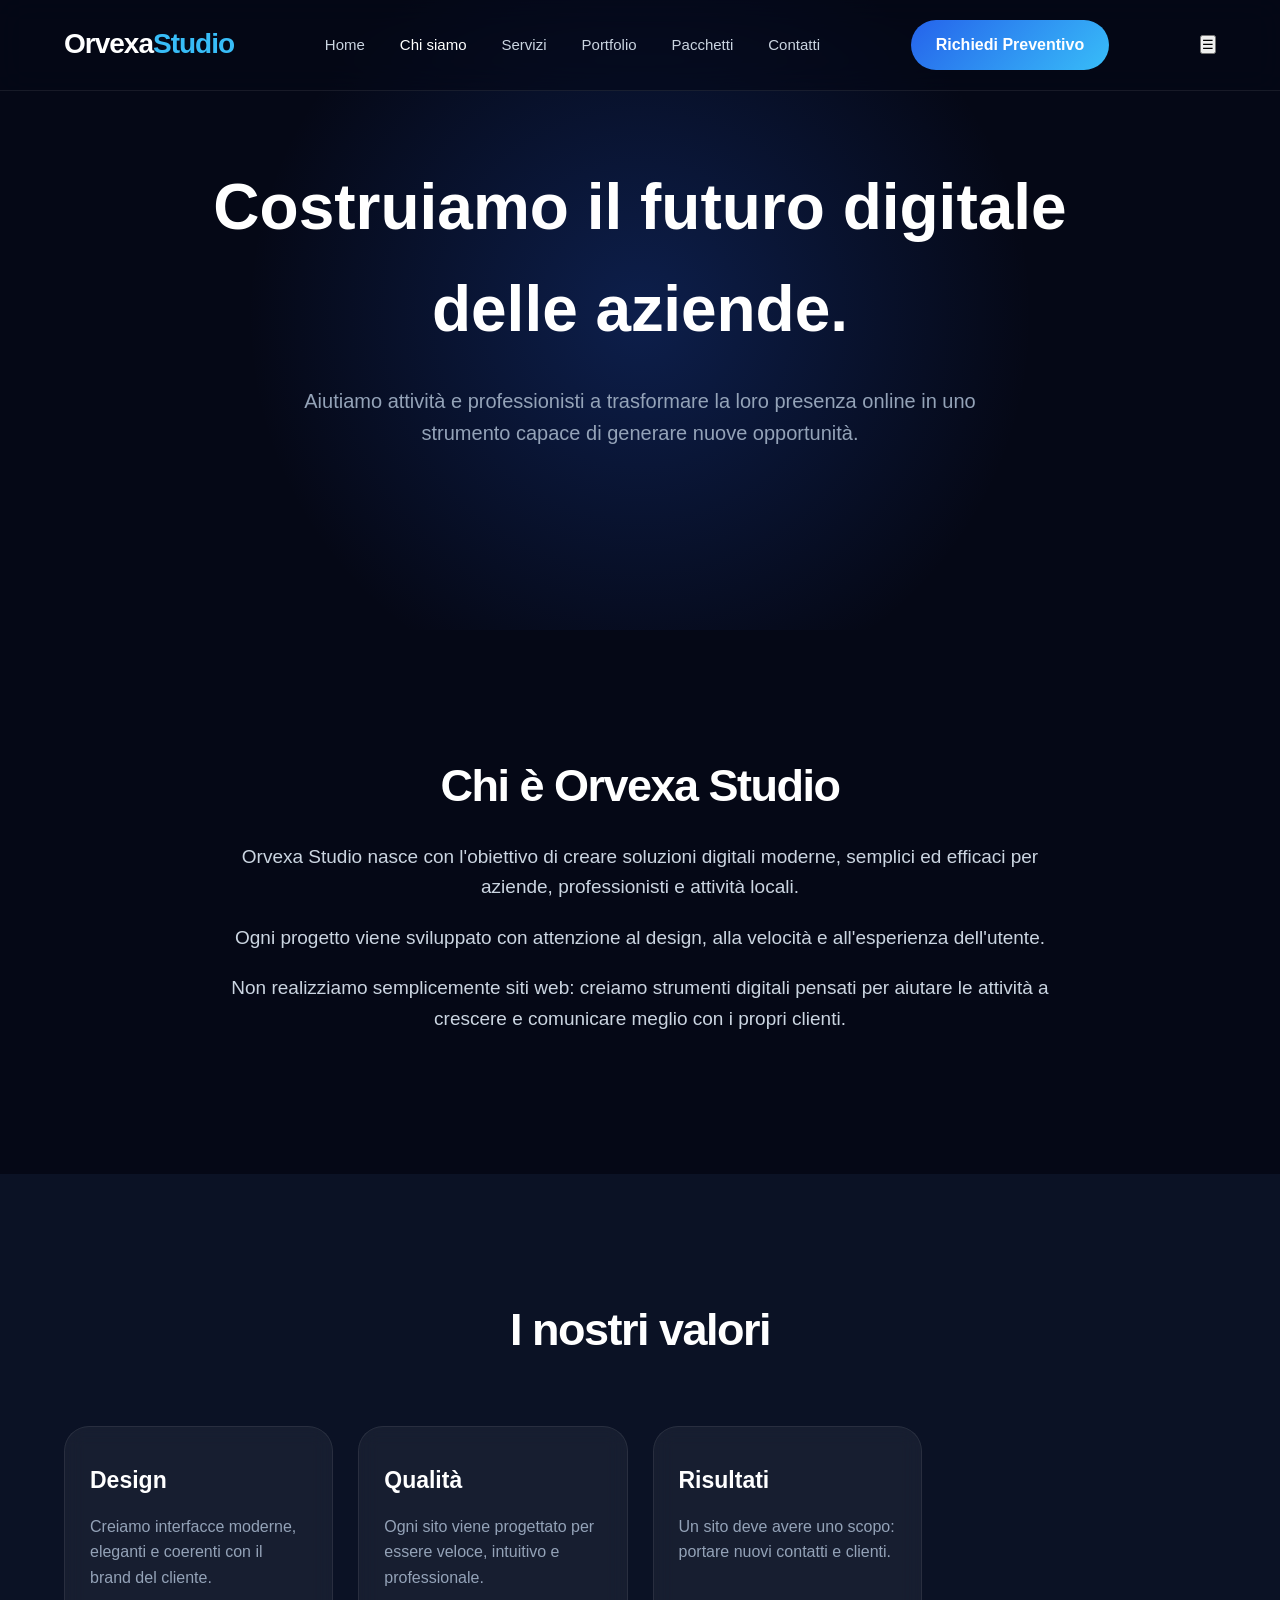
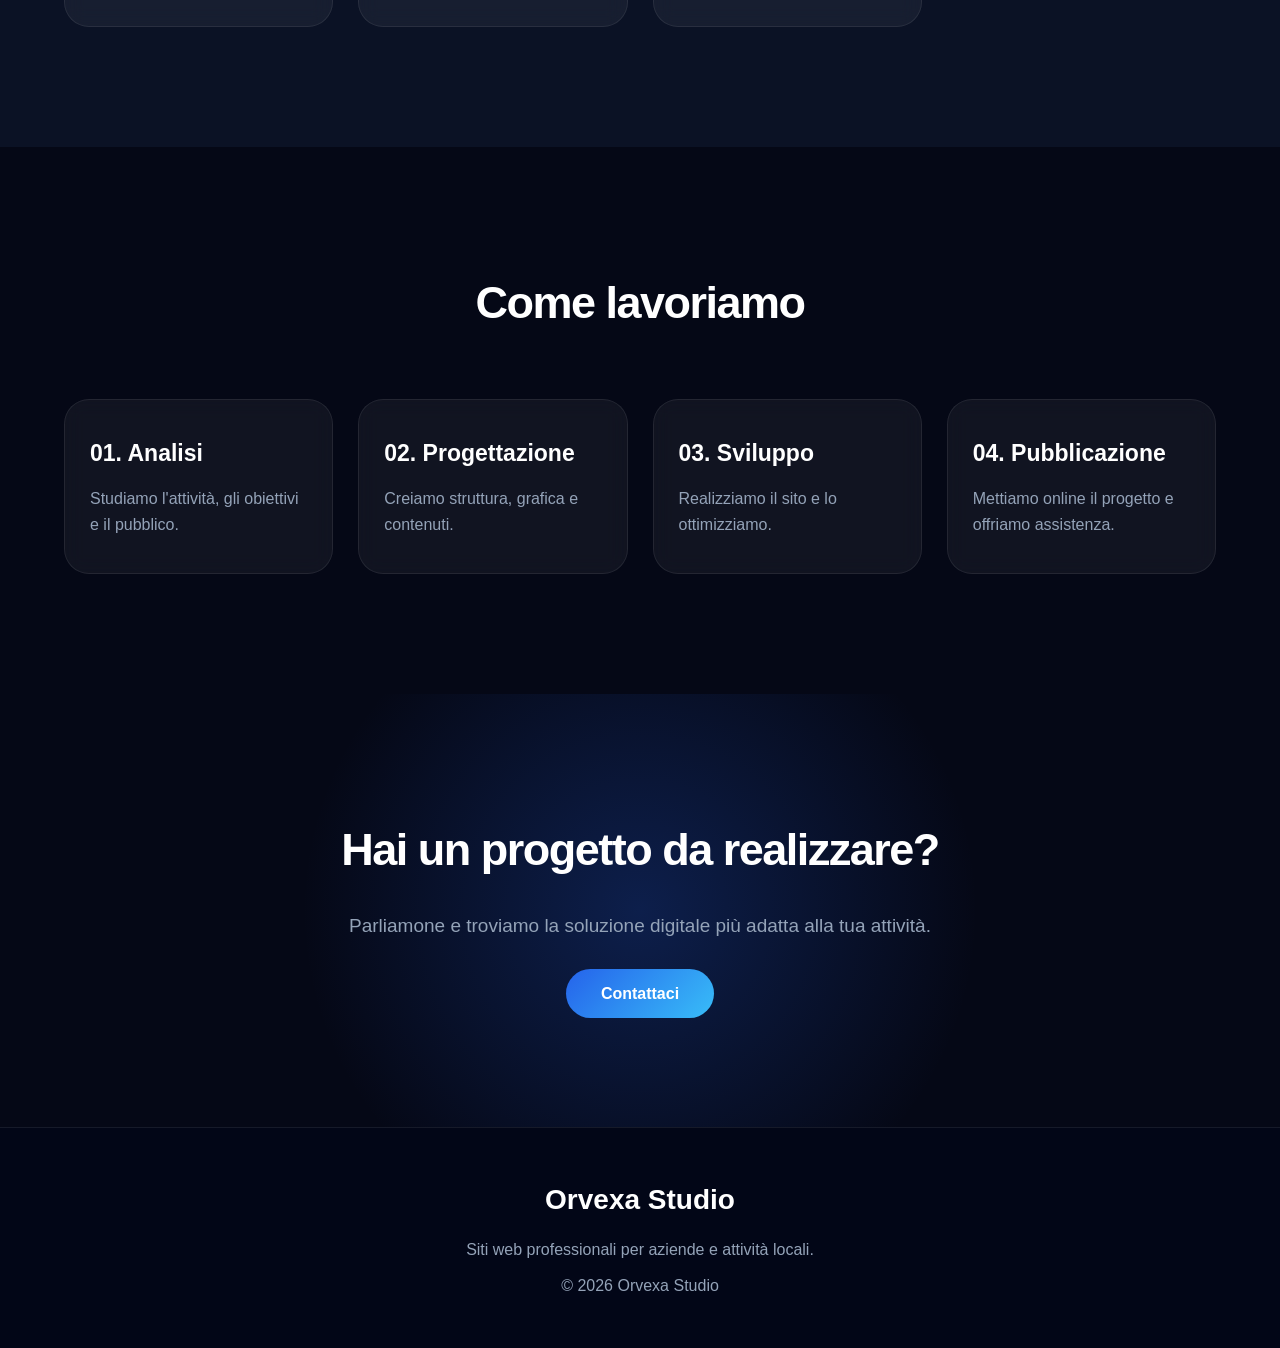
<file: chi-siamo.html>
<!DOCTYPE html>
<html lang="it">

<head>

<meta charset="UTF-8">
<meta name="viewport" content="width=device-width, initial-scale=1.0">

<title>Chi siamo | Orvexa Studio</title>

<meta name="description" content="Scopri Orvexa Studio, lo studio digitale che realizza siti web professionali per aziende e attività locali.">

<link rel="stylesheet" href="css/style.css">

</head>


<body>


<!-- NAVBAR -->

<header>

<div class="container">


<a href="index.html" class="logo">

Orvexa<span>Studio</span>

</a>


<nav>

<ul>

<li>
<a href="index.html">
Home
</a>
</li>


<li>
<a href="chi-siamo.html" class="active">
Chi siamo
</a>
</li>


<li>
<a href="servizi.html">
Servizi
</a>
</li>


<li>
<a href="portfolio.html">
Portfolio
</a>
</li>


<li>
<a href="pacchetti.html">
Pacchetti
</a>
</li>


<li>
<a href="contatti.html">
Contatti
</a>
</li>


</ul>

</nav>


<a href="contatti.html" class="btn-nav">

Richiedi Preventivo

</a>


</div>

</header>





<!-- HERO PAGINA -->


<section class="page-hero">


<div class="container">


<h1>

Costruiamo il futuro digitale delle aziende.

</h1>


<p>

Aiutiamo attività e professionisti a trasformare
la loro presenza online in uno strumento capace
di generare nuove opportunità.

</p>


</div>


</section>







<!-- CHI SIAMO -->


<section>


<div class="container">


<div class="about-box">


<h2>

Chi è Orvexa Studio

</h2>


<p>

Orvexa Studio nasce con l'obiettivo di creare
soluzioni digitali moderne, semplici ed efficaci
per aziende, professionisti e attività locali.

</p>


<p>

Ogni progetto viene sviluppato con attenzione
al design, alla velocità e all'esperienza
dell'utente.

</p>


<p>

Non realizziamo semplicemente siti web:
creiamo strumenti digitali pensati per aiutare
le attività a crescere e comunicare meglio
con i propri clienti.

</p>


</div>


</div>


</section>









<!-- VALORI -->


<section class="values">


<div class="container">


<h2>

I nostri valori

</h2>



<div class="cards">



<div class="card">


<h3>

Design

</h3>


<p>

Creiamo interfacce moderne,
eleganti e coerenti con il brand
del cliente.

</p>


</div>





<div class="card">


<h3>

Qualità

</h3>


<p>

Ogni sito viene progettato
per essere veloce, intuitivo
e professionale.

</p>


</div>






<div class="card">


<h3>

Risultati

</h3>


<p>

Un sito deve avere uno scopo:
portare nuovi contatti e clienti.

</p>


</div>



</div>


</div>


</section>








<!-- PROCESSO -->


<section>


<div class="container">


<h2>

Come lavoriamo

</h2>



<div class="cards">



<div class="card">

<h3>

01. Analisi

</h3>

<p>

Studiamo l'attività,
gli obiettivi e il pubblico.

</p>

</div>



<div class="card">

<h3>

02. Progettazione

</h3>

<p>

Creiamo struttura,
grafica e contenuti.

</p>

</div>



<div class="card">

<h3>

03. Sviluppo

</h3>

<p>

Realizziamo il sito
e lo ottimizziamo.

</p>

</div>



<div class="card">

<h3>

04. Pubblicazione

</h3>

<p>

Mettiamo online il progetto
e offriamo assistenza.

</p>

</div>



</div>


</div>


</section>








<!-- CTA -->


<section class="cta">


<div class="container">


<h2>

Hai un progetto da realizzare?

</h2>


<p>

Parliamone e troviamo la soluzione
digitale più adatta alla tua attività.

</p>


<a href="contatti.html" class="btn-primary">

Contattaci

</a>


</div>


</section>







<footer>


<div class="container">


<h3>

Orvexa Studio

</h3>


<p>

Siti web professionali per aziende
e attività locali.

</p>


<p>

© 2026 Orvexa Studio

</p>


</div>


</footer>



<script src="js/script.js"></script>


</body>

</html>
</file>
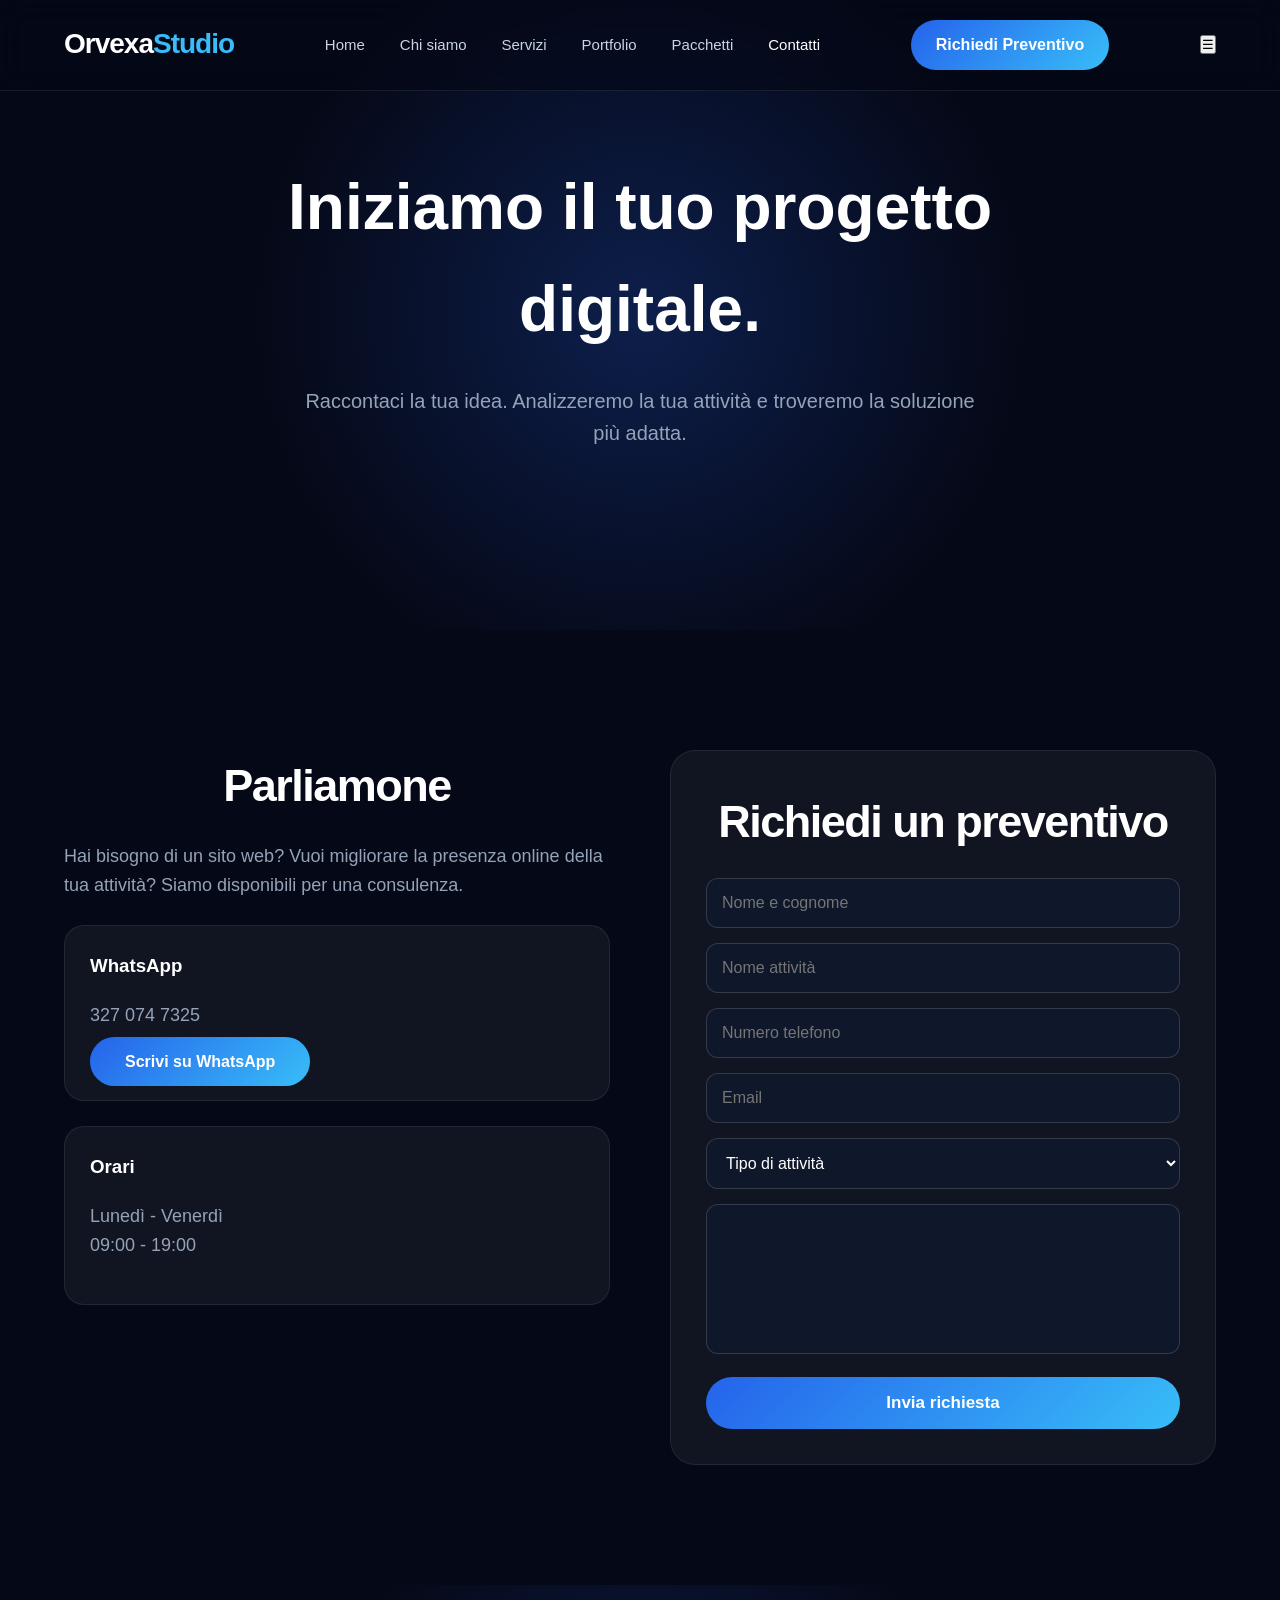
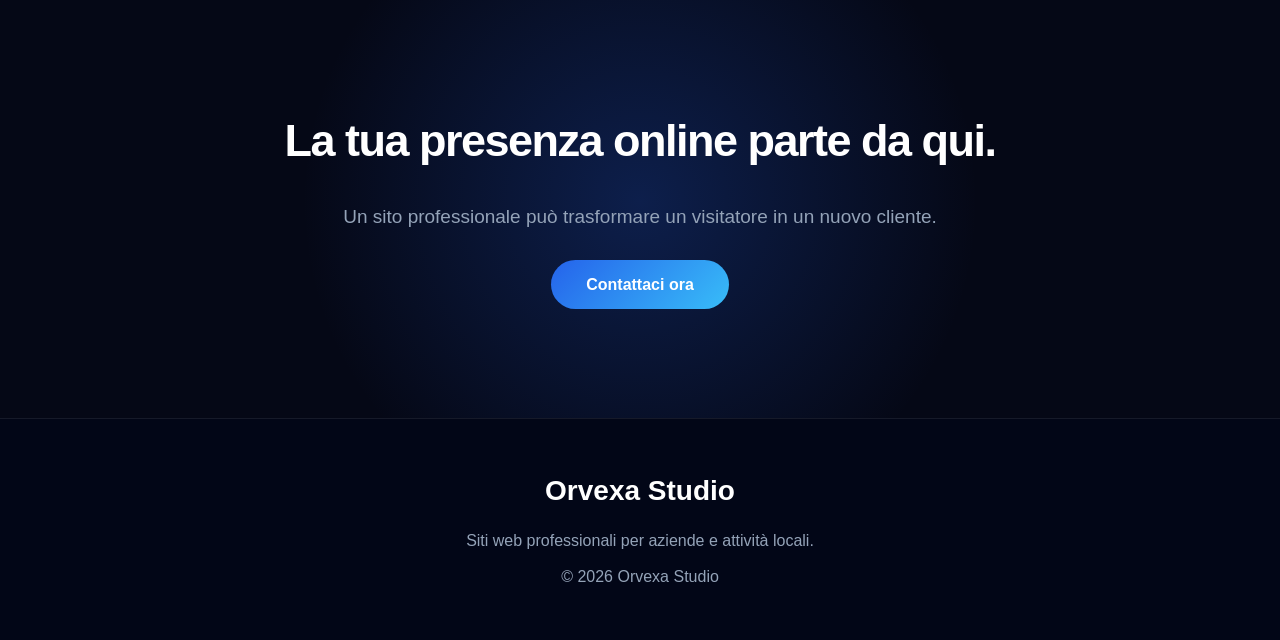
<file: contatti.html>
<!DOCTYPE html>
<html lang="it">

<head>

<meta charset="UTF-8">
<meta name="viewport" content="width=device-width, initial-scale=1.0">

<title>Contatti | Orvexa Studio</title>

<meta name="description" content="Contatta Orvexa Studio per creare il tuo sito web professionale.">

<link rel="stylesheet" href="css/style.css">

</head>


<body>


<header>

<div class="container">


<a href="index.html" class="logo">

Orvexa<span>Studio</span>

</a>



<nav>

<ul>

<li><a href="index.html">Home</a></li>

<li><a href="chi-siamo.html">Chi siamo</a></li>

<li><a href="servizi.html">Servizi</a></li>

<li><a href="portfolio.html">Portfolio</a></li>

<li><a href="pacchetti.html">Pacchetti</a></li>

<li><a href="contatti.html" class="active">Contatti</a></li>

</ul>

</nav>


<a href="contatti.html" class="btn-nav">

Richiedi Preventivo

</a>


</div>

</header>








<section class="page-hero">


<div class="container">


<h1>

Iniziamo il tuo progetto digitale.

</h1>


<p>

Raccontaci la tua idea.
Analizzeremo la tua attività e troveremo
la soluzione più adatta.

</p>


</div>


</section>








<section>


<div class="container contact-grid">



<div class="contact-info">


<h2>

Parliamone

</h2>


<p>

Hai bisogno di un sito web?
Vuoi migliorare la presenza online
della tua attività?

Siamo disponibili per una consulenza.

</p>



<div class="contact-box">


<h3>

WhatsApp

</h3>


<p>

327 074 7325

</p>


<a 

href="https://wa.me/393270747325?text=Salve%20Orvexa%20Studio,%20vorrei%20ricevere%20informazioni%20su%20un%20sito%20web"

class="btn-primary"

target="_blank">

Scrivi su WhatsApp

</a>


</div>





<div class="contact-box">


<h3>

Orari

</h3>


<p>

Lunedì - Venerdì

<br>

09:00 - 19:00

</p>


</div>



</div>









<div class="contact-form">


<h2>

Richiedi un preventivo

</h2>



<form>



<input 
type="text"
placeholder="Nome e cognome"
required>



<input 
type="text"
placeholder="Nome attività">



<input 
type="tel"
placeholder="Numero telefono"
required>



<input 
type="email"
placeholder="Email">



<select>


<option>

Tipo di attività

</option>


<option>

Ristorante

</option>


<option>

Hotel / B&B

</option>


<option>

Negozio

</option>


<option>

Professionista

</option>


<option>

Altro

</option>


</select>



<textarea

placeholder="Descrivi il tuo progetto">

</textarea>



<button type="submit">

Invia richiesta

</button>



</form>


</div>



</div>


</section>







<section class="cta">


<div class="container">


<h2>

La tua presenza online parte da qui.

</h2>


<p>

Un sito professionale può trasformare
un visitatore in un nuovo cliente.

</p>


<a 

href="https://wa.me/393270747325"

class="btn-primary"

target="_blank">

Contattaci ora

</a>


</div>


</section>








<footer>


<div class="container">


<h3>

Orvexa Studio

</h3>


<p>

Siti web professionali per aziende
e attività locali.

</p>


<p>

© 2026 Orvexa Studio

</p>


</div>


</footer>




<script src="js/script.js"></script>


</body>

</html>
</file>
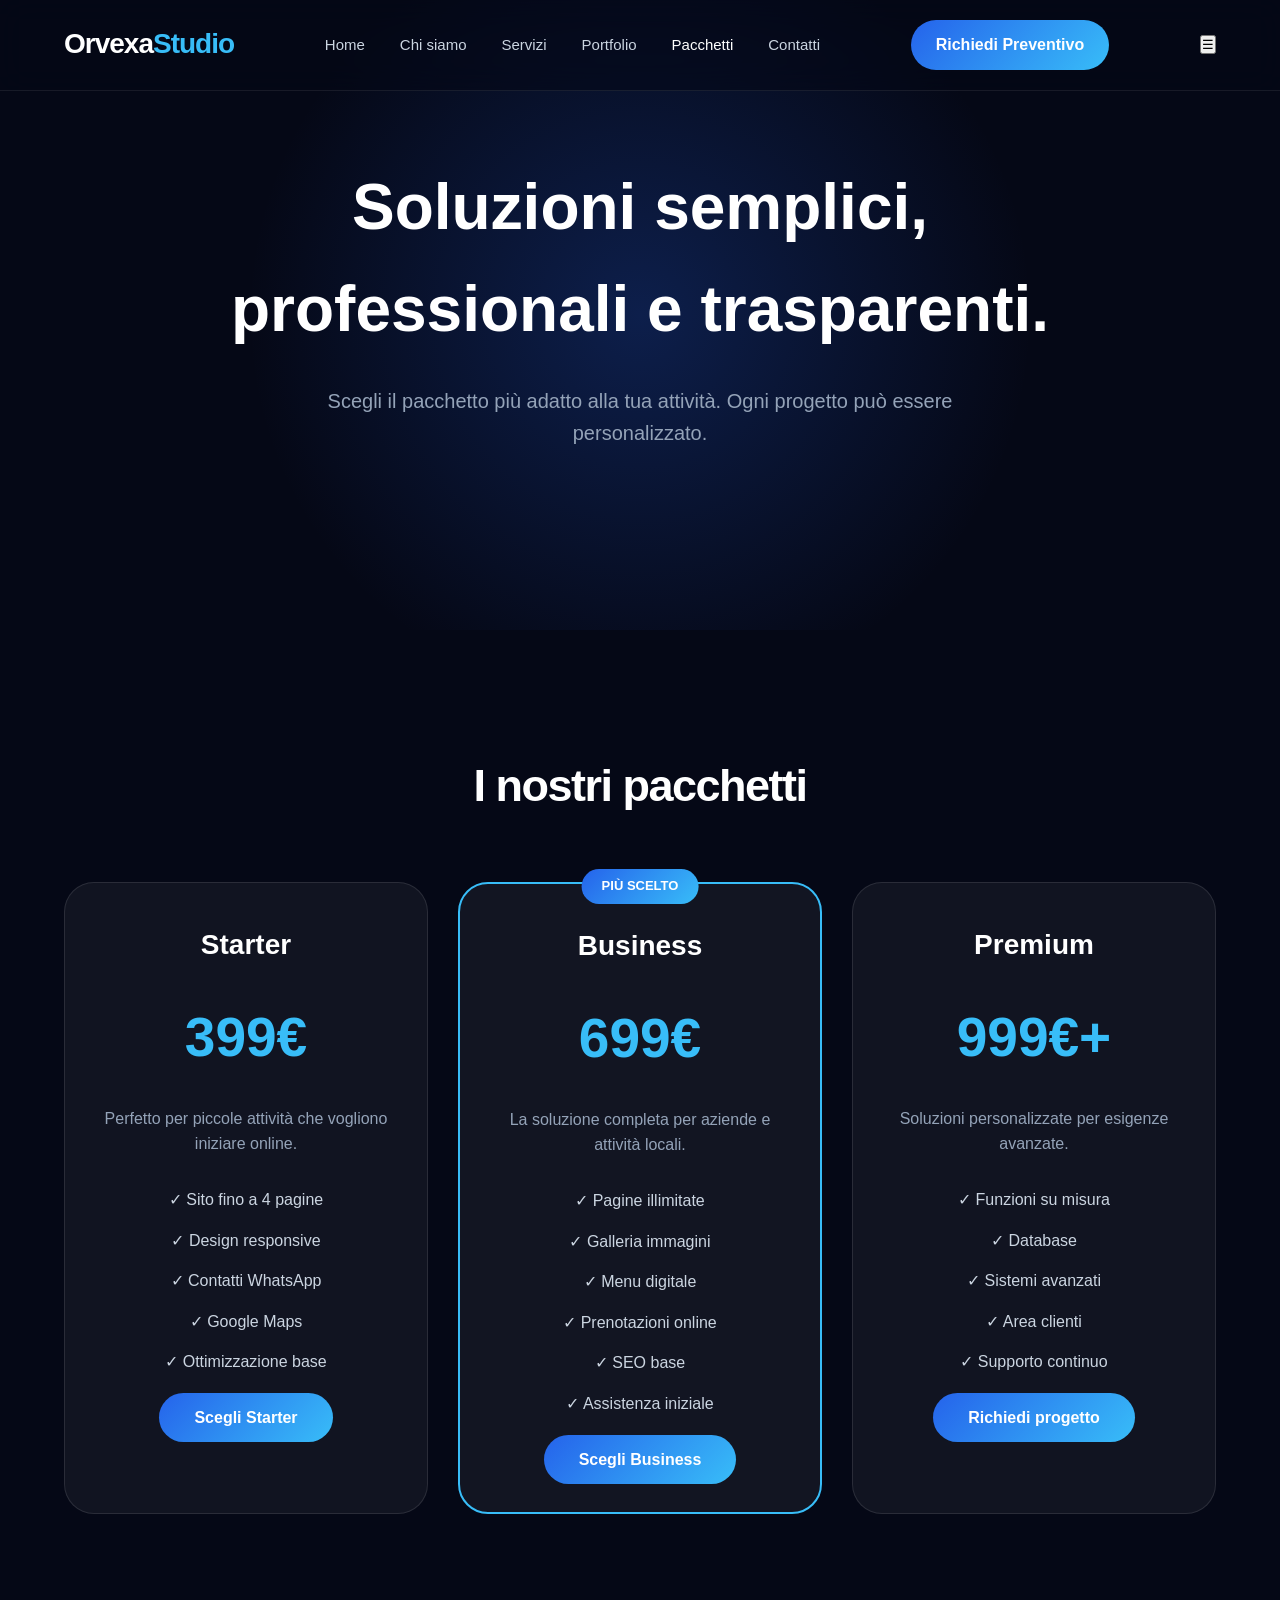
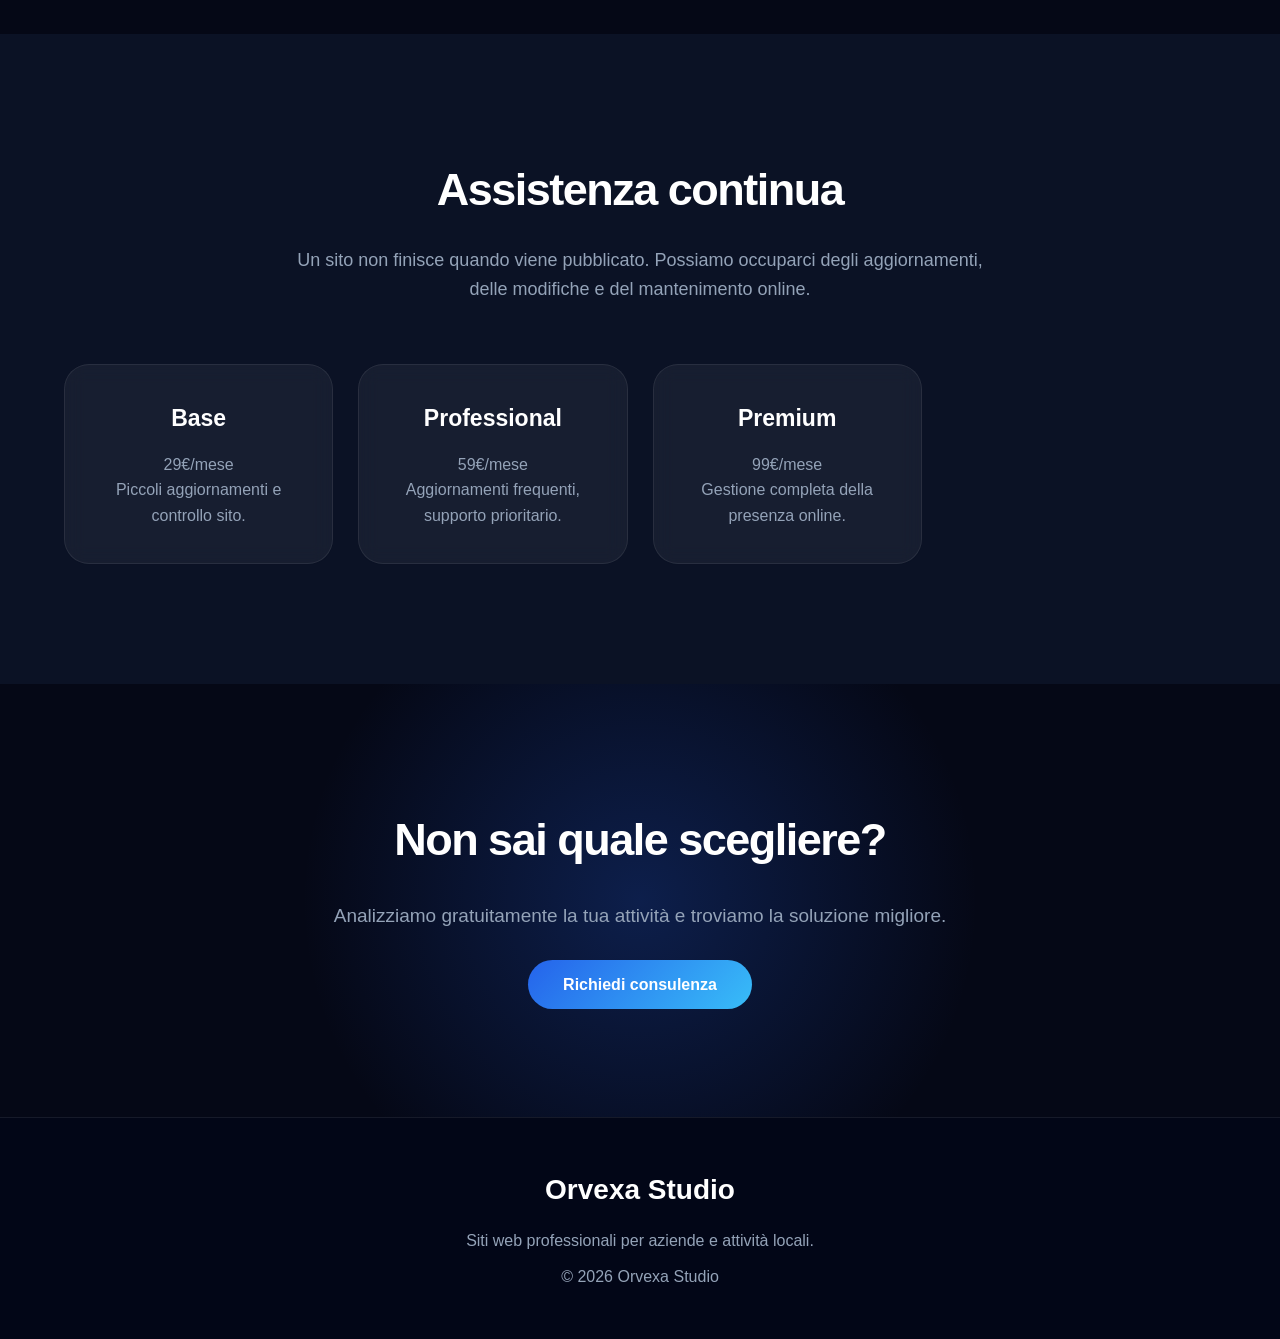
<file: pacchetti.html>
<!DOCTYPE html>
<html lang="it">

<head>

<meta charset="UTF-8">
<meta name="viewport" content="width=device-width, initial-scale=1.0">

<title>Pacchetti | Orvexa Studio</title>

<meta name="description" content="Scopri i pacchetti sito web di Orvexa Studio: soluzioni Starter, Business e Premium per aziende e attività locali.">

<link rel="stylesheet" href="css/style.css">

</head>


<body>


<header>

<div class="container">


<a href="index.html" class="logo">

Orvexa<span>Studio</span>

</a>


<nav>

<ul>

<li><a href="index.html">Home</a></li>

<li><a href="chi-siamo.html">Chi siamo</a></li>

<li><a href="servizi.html">Servizi</a></li>

<li><a href="portfolio.html">Portfolio</a></li>

<li><a href="pacchetti.html" class="active">Pacchetti</a></li>

<li><a href="contatti.html">Contatti</a></li>

</ul>


</nav>


<a href="contatti.html" class="btn-nav">

Richiedi Preventivo

</a>


</div>

</header>






<section class="page-hero">


<div class="container">


<h1>

Soluzioni semplici, professionali e trasparenti.

</h1>


<p>

Scegli il pacchetto più adatto alla tua attività.
Ogni progetto può essere personalizzato.

</p>


</div>


</section>









<section>


<div class="container">


<h2>

I nostri pacchetti

</h2>



<div class="pricing">






<!-- STARTER -->


<div class="price-card">


<h3>

Starter

</h3>


<div class="price">

399€

</div>


<p>

Perfetto per piccole attività
che vogliono iniziare online.

</p>



<ul>

<li>✓ Sito fino a 4 pagine</li>

<li>✓ Design responsive</li>

<li>✓ Contatti WhatsApp</li>

<li>✓ Google Maps</li>

<li>✓ Ottimizzazione base</li>

</ul>


<a href="contatti.html" class="btn-primary">

Scegli Starter

</a>


</div>









<!-- BUSINESS -->


<div class="price-card featured">


<div class="badge">

PIÙ SCELTO

</div>


<h3>

Business

</h3>


<div class="price">

699€

</div>


<p>

La soluzione completa per
aziende e attività locali.

</p>



<ul>

<li>✓ Pagine illimitate</li>

<li>✓ Galleria immagini</li>

<li>✓ Menu digitale</li>

<li>✓ Prenotazioni online</li>

<li>✓ SEO base</li>

<li>✓ Assistenza iniziale</li>

</ul>


<a href="contatti.html" class="btn-primary">

Scegli Business

</a>


</div>









<!-- PREMIUM -->


<div class="price-card">


<h3>

Premium

</h3>


<div class="price">

999€+

</div>


<p>

Soluzioni personalizzate
per esigenze avanzate.

</p>



<ul>

<li>✓ Funzioni su misura</li>

<li>✓ Database</li>

<li>✓ Sistemi avanzati</li>

<li>✓ Area clienti</li>

<li>✓ Supporto continuo</li>

</ul>


<a href="contatti.html" class="btn-primary">

Richiedi progetto

</a>


</div>







</div>


</div>


</section>








<section class="maintenance">


<div class="container">


<h2>

Assistenza continua

</h2>


<p>

Un sito non finisce quando viene pubblicato.
Possiamo occuparci degli aggiornamenti,
delle modifiche e del mantenimento online.

</p>



<div class="cards">


<div class="card">


<h3>

Base

</h3>


<p>

29€/mese

</p>


<p>

Piccoli aggiornamenti
e controllo sito.

</p>


</div>



<div class="card">


<h3>

Professional

</h3>


<p>

59€/mese

</p>


<p>

Aggiornamenti frequenti,
supporto prioritario.

</p>


</div>



<div class="card">


<h3>

Premium

</h3>


<p>

99€/mese

</p>


<p>

Gestione completa
della presenza online.

</p>


</div>



</div>


</div>


</section>









<section class="cta">


<div class="container">


<h2>

Non sai quale scegliere?

</h2>


<p>

Analizziamo gratuitamente la tua attività
e troviamo la soluzione migliore.

</p>


<a href="contatti.html" class="btn-primary">

Richiedi consulenza

</a>


</div>


</section>







<footer>


<div class="container">


<h3>

Orvexa Studio

</h3>


<p>

Siti web professionali per aziende e attività locali.

</p>


<p>

© 2026 Orvexa Studio

</p>


</div>


</footer>




<script src="js/script.js"></script>


</body>

</html>
</file>
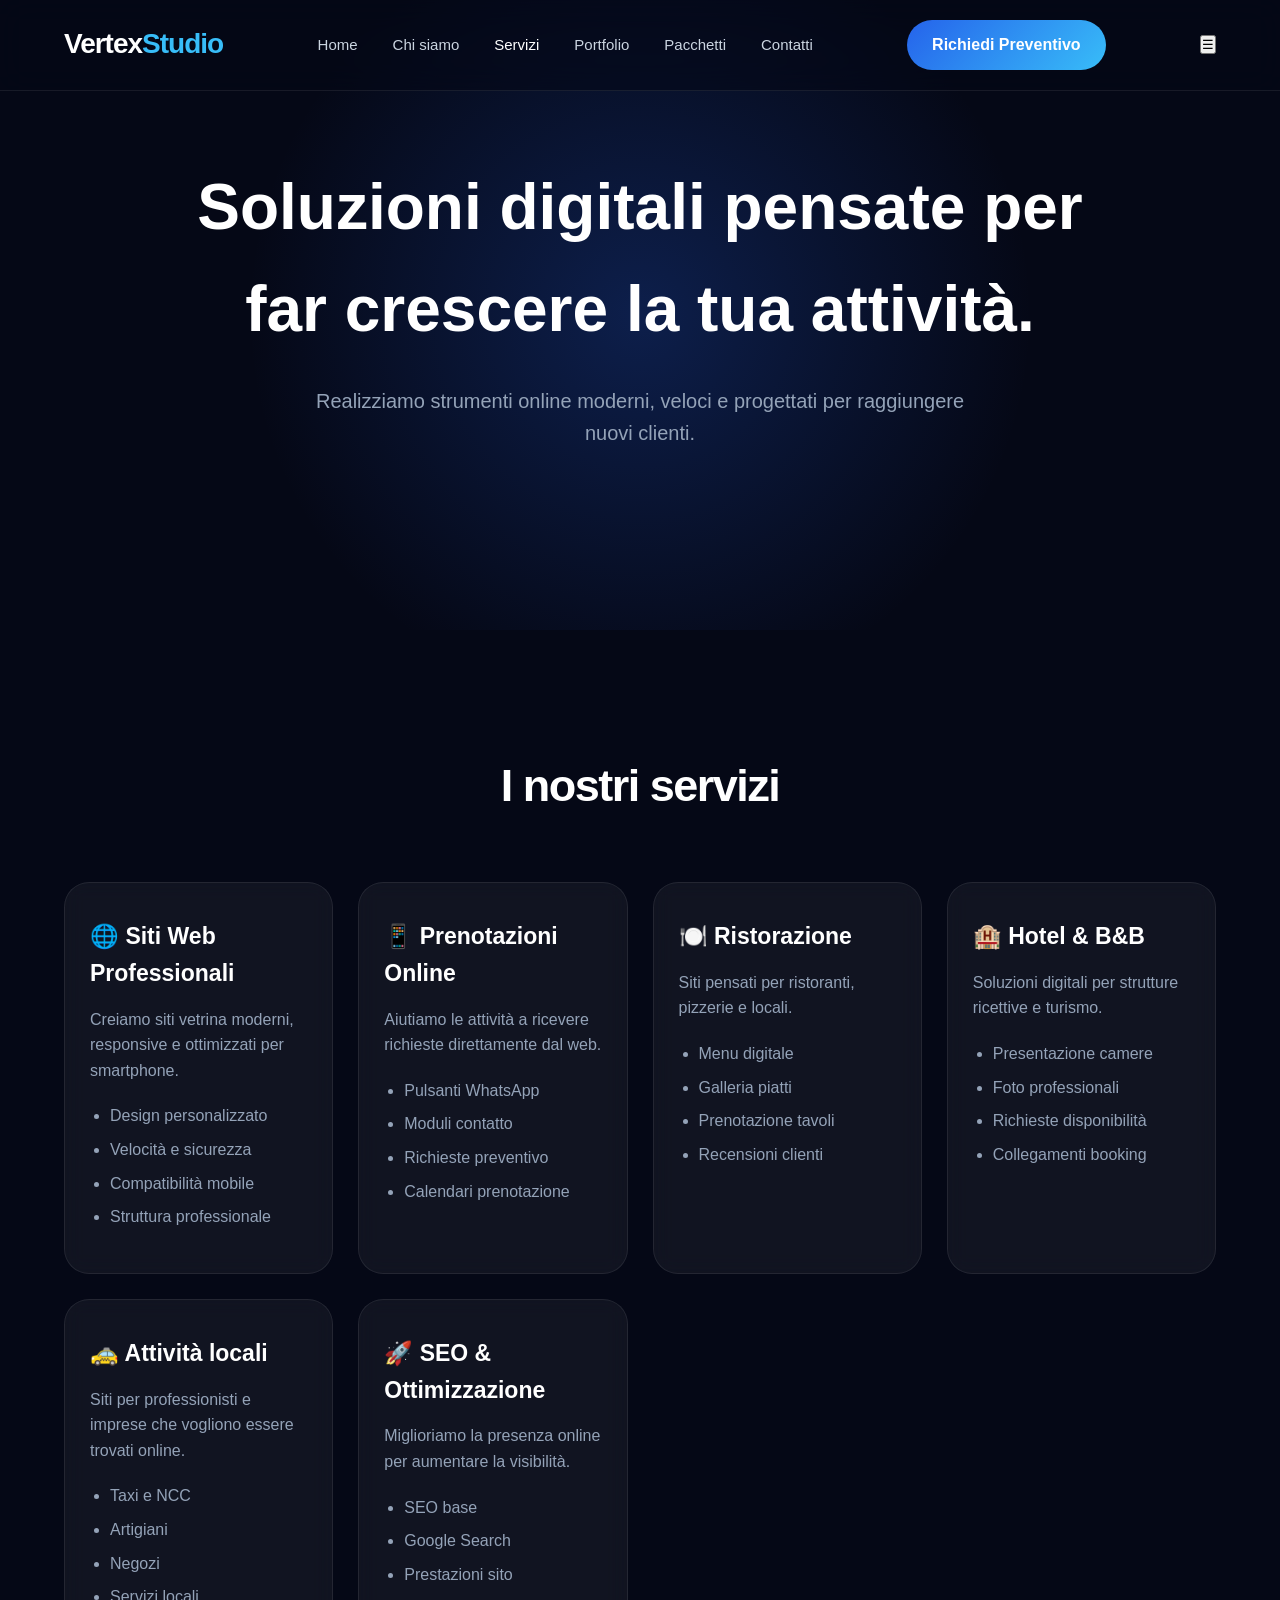
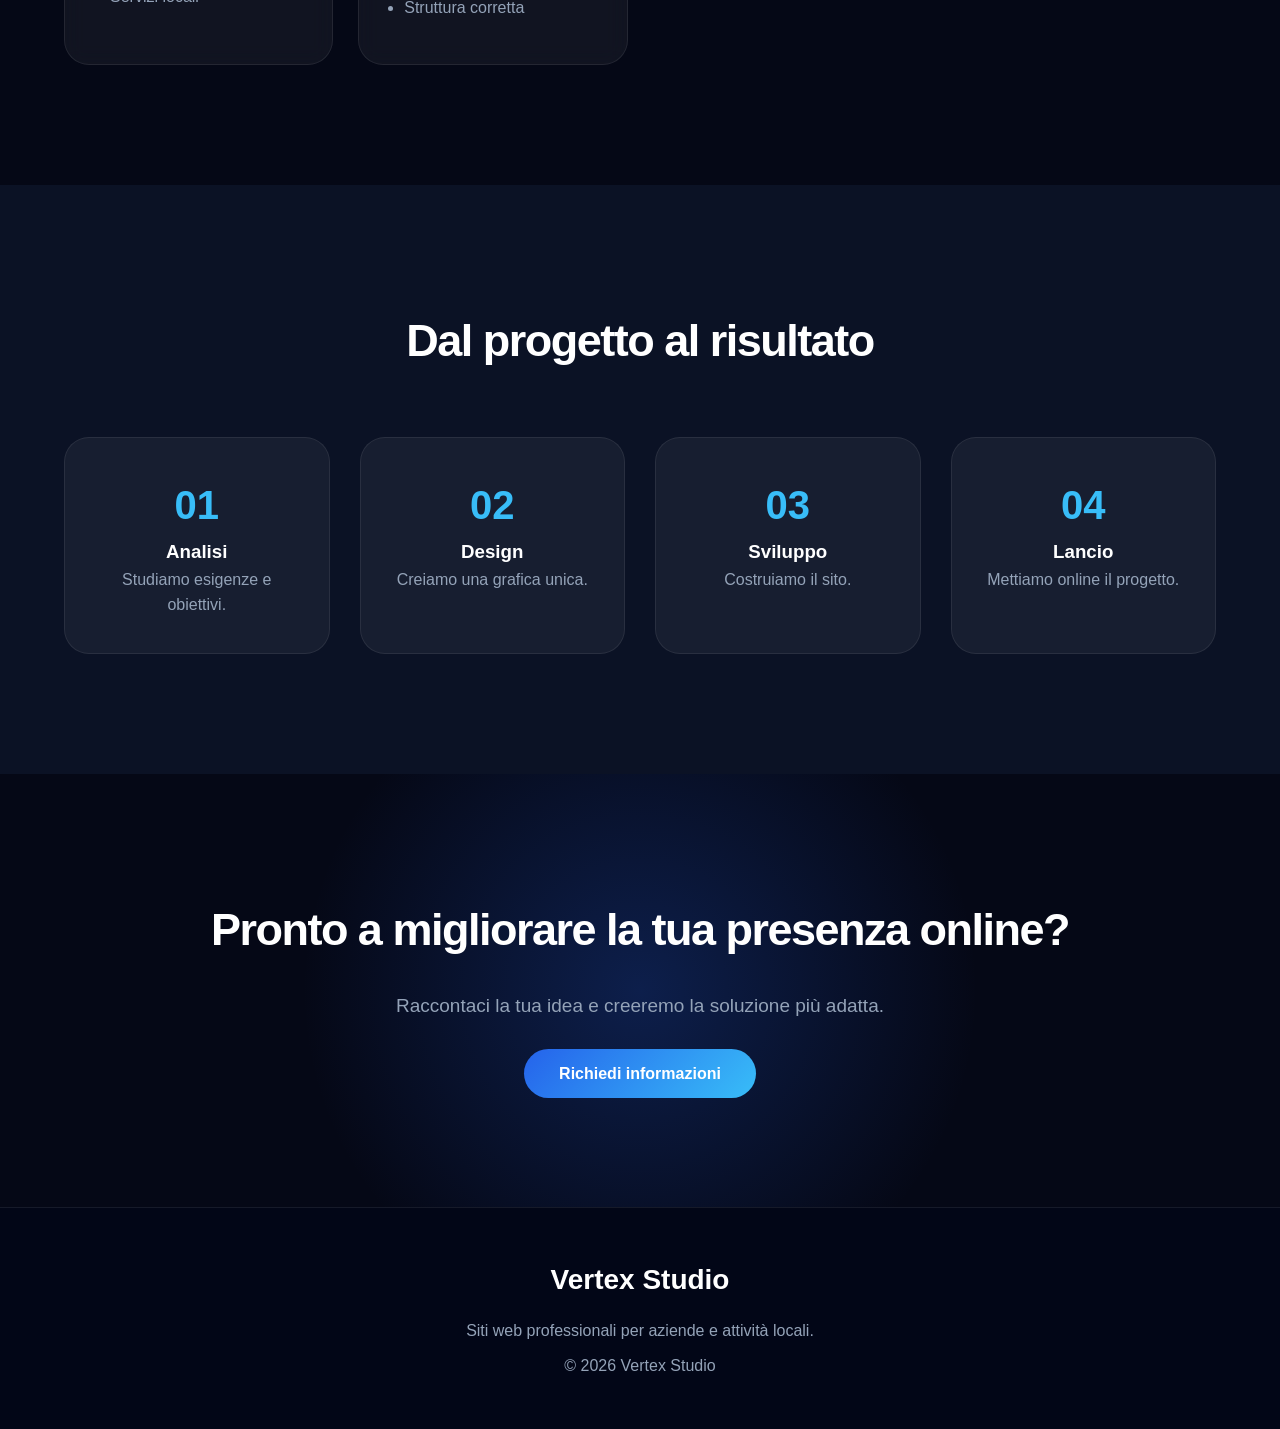
<file: servizi.html>
<!DOCTYPE html>
<html lang="it">

<head>

<meta charset="UTF-8">
<meta name="viewport" content="width=device-width, initial-scale=1.0">

<title>Servizi | Vertex Studio</title>

<meta name="description" content="Scopri i servizi di Vertex Studio: siti web, prenotazioni online, SEO, e soluzioni digitali per aziende.">

<link rel="stylesheet" href="css/style.css">

</head>


<body>


<header>

<div class="container">


<a href="index.html" class="logo">

Vertex<span>Studio</span>

</a>


<nav>

<ul>

<li>
<a href="index.html">Home</a>
</li>

<li>
<a href="chi-siamo.html">Chi siamo</a>
</li>

<li>
<a href="servizi.html" class="active">Servizi</a>
</li>

<li>
<a href="portfolio.html">Portfolio</a>
</li>

<li>
<a href="pacchetti.html">Pacchetti</a>
</li>

<li>
<a href="contatti.html">Contatti</a>
</li>

</ul>

</nav>


<a href="contatti.html" class="btn-nav">

Richiedi Preventivo

</a>


</div>

</header>





<section class="page-hero">


<div class="container">


<h1>

Soluzioni digitali pensate per far crescere la tua attività.

</h1>


<p>

Realizziamo strumenti online moderni,
veloci e progettati per raggiungere
nuovi clienti.

</p>


</div>


</section>








<section>


<div class="container">


<h2>

I nostri servizi

</h2>



<div class="cards">



<div class="card service-card">


<h3>

🌐 Siti Web Professionali

</h3>


<p>

Creiamo siti vetrina moderni,
responsive e ottimizzati per smartphone.

</p>


<ul>

<li>Design personalizzato</li>

<li>Velocità e sicurezza</li>

<li>Compatibilità mobile</li>

<li>Struttura professionale</li>

</ul>


</div>







<div class="card service-card">


<h3>

📱 Prenotazioni Online

</h3>


<p>

Aiutiamo le attività a ricevere
richieste direttamente dal web.

</p>


<ul>

<li>Pulsanti WhatsApp</li>

<li>Moduli contatto</li>

<li>Richieste preventivo</li>

<li>Calendari prenotazione</li>

</ul>


</div>







<div class="card service-card">


<h3>

🍽️ Ristorazione

</h3>


<p>

Siti pensati per ristoranti,
pizzerie e locali.

</p>


<ul>

<li>Menu digitale</li>

<li>Galleria piatti</li>

<li>Prenotazione tavoli</li>

<li>Recensioni clienti</li>

</ul>


</div>







<div class="card service-card">


<h3>

🏨 Hotel & B&B

</h3>


<p>

Soluzioni digitali per strutture
ricettive e turismo.

</p>


<ul>

<li>Presentazione camere</li>

<li>Foto professionali</li>

<li>Richieste disponibilità</li>

<li>Collegamenti booking</li>

</ul>


</div>







<div class="card service-card">


<h3>

🚕 Attività locali

</h3>


<p>

Siti per professionisti e imprese
che vogliono essere trovati online.

</p>


<ul>

<li>Taxi e NCC</li>

<li>Artigiani</li>

<li>Negozi</li>

<li>Servizi locali</li>

</ul>


</div>







<div class="card service-card">


<h3>

🚀 SEO & Ottimizzazione

</h3>


<p>

Miglioriamo la presenza online
per aumentare la visibilità.

</p>


<ul>

<li>SEO base</li>

<li>Google Search</li>

<li>Prestazioni sito</li>

<li>Struttura corretta</li>

</ul>


</div>



</div>


</div>


</section>







<section class="process-section">


<div class="container">


<h2>

Dal progetto al risultato

</h2>



<div class="steps">


<div>

<span>01</span>

<h3>Analisi</h3>

<p>
Studiamo esigenze e obiettivi.
</p>

</div>



<div>

<span>02</span>

<h3>Design</h3>

<p>
Creiamo una grafica unica.
</p>

</div>



<div>

<span>03</span>

<h3>Sviluppo</h3>

<p>
Costruiamo il sito.
</p>

</div>



<div>

<span>04</span>

<h3>Lancio</h3>

<p>
Mettiamo online il progetto.
</p>

</div>


</div>


</div>


</section>







<section class="cta">


<div class="container">


<h2>

Pronto a migliorare la tua presenza online?

</h2>


<p>

Raccontaci la tua idea e creeremo
la soluzione più adatta.

</p>


<a href="contatti.html" class="btn-primary">

Richiedi informazioni

</a>


</div>


</section>







<footer>

<div class="container">

<h3>
Vertex Studio
</h3>

<p>
Siti web professionali per aziende e attività locali.
</p>

<p>
© 2026 Vertex Studio
</p>

</div>

</footer>



<script src="js/script.js"></script>


</body>

</html>
</file>
<file: css/style.css>
/* ==========================
   ORVEXA STUDIO
   Premium Website Style
   Parte 1
========================== */


/* RESET */

* {
    margin: 0;
    padding: 0;
    box-sizing: border-box;
}


html {
    scroll-behavior: smooth;
}


body {

    font-family: "Inter", "Segoe UI", Arial, sans-serif;

    background: #050816;

    color: #ffffff;

    line-height: 1.6;

}


/* VARIABILI */

:root {

    --primary: #2563eb;

    --secondary: #38bdf8;

    --dark: #050816;

    --dark-card: #0f172a;

    --text-gray: #94a3b8;

    --white: #ffffff;

    --gradient:
    linear-gradient(
        135deg,
        #2563eb,
        #38bdf8
    );

}


/* LINK */

a {

    text-decoration: none;

    color: inherit;

}


/* IMMAGINI */

img {

    max-width: 100%;

    display: block;

}


/* CONTAINER */

.container {

    width: 90%;

    max-width: 1200px;

    margin: auto;

}



/* ==========================
   NAVBAR
========================== */


header {

    position: fixed;

    top: 0;

    width: 100%;

    z-index: 1000;

    padding: 20px 0;

    background:

    rgba(5,8,22,0.55);

    backdrop-filter: blur(15px);

    border-bottom:

    1px solid rgba(255,255,255,0.08);

}



header .container {

    display:flex;

    align-items:center;

    justify-content:space-between;

}



.logo {

    font-size: 28px;

    font-weight:800;

    letter-spacing:-1px;

}



.logo span {

    color: var(--secondary);

}




nav ul {

    display:flex;

    list-style:none;

    gap:35px;

}



nav a {

    color:#cbd5e1;

    font-size:15px;

    transition:.3s;

}



nav a:hover,
nav .active {

    color:white;

}



.btn-nav {


    background:var(--gradient);

    padding:12px 25px;

    border-radius:30px;

    font-weight:600;

    transition:.3s;

}



.btn-nav:hover {

    transform:translateY(-3px);

    box-shadow:

    0 10px 30px rgba(37,99,235,.4);

}




/* ==========================
   HERO
========================== */


.hero {


    min-height:100vh;

    display:flex;

    align-items:center;

    justify-content:center;

    text-align:center;

    position:relative;

    overflow:hidden;

}



/* SFONDO LUMINOSO */


.hero::before {


    content:"";

    position:absolute;

    width:600px;

    height:600px;

    background:#2563eb;

    filter:blur(180px);

    opacity:.35;

    top:10%;

    left:50%;

    transform:translateX(-50%);

}




.hero-content {


    position:relative;

    max-width:900px;

    animation:fadeUp 1s ease;

}




.hero h1 {


    font-size:

    clamp(45px,6vw,75px);


    line-height:1.05;


    letter-spacing:-3px;


    margin-bottom:25px;


}




.hero p {


    font-size:21px;


    color:var(--text-gray);


    max-width:700px;


    margin:auto;


    margin-bottom:40px;


}




.hero-buttons {


    display:flex;

    justify-content:center;

    gap:20px;


}



.btn-primary {


    background:var(--gradient);

    padding:16px 35px;

    border-radius:40px;

    font-weight:700;

    transition:.3s;


}



.btn-primary:hover {


    transform:translateY(-5px);


    box-shadow:

    0 15px 40px rgba(56,189,248,.35);


}



.btn-secondary {


    padding:16px 35px;


    border-radius:40px;


    border:1px solid rgba(255,255,255,.2);


    transition:.3s;


}



.btn-secondary:hover {


    background:white;


    color:#050816;


}



/* ==========================
   ANIMAZIONI
========================== */


@keyframes fadeUp {


    from {

        opacity:0;

        transform:translateY(40px);

    }


    to {

        opacity:1;

        transform:translateY(0);

    }


}

/* ==========================
   SEZIONI GENERALI
========================== */


section {

    padding:120px 0;

}


h2 {

    font-size:45px;

    letter-spacing:-1.5px;

    text-align:center;

    margin-bottom:20px;

}



section > .container > p {

    color:var(--text-gray);

}





/* ==========================
   CHI SIAMO
========================== */


.about-preview {


    background:

    linear-gradient(

        180deg,

        #050816,

        #0b1225

    );


    text-align:center;


}



.about-preview p {


    max-width:850px;


    margin:15px auto;


    font-size:18px;


    color:#cbd5e1;


}



.about-preview .btn-primary {


    display:inline-block;


    margin-top:35px;


}





/* ==========================
   SERVIZI
========================== */


.services-preview {


    background:#050816;


}



.cards {


    display:grid;


    grid-template-columns:

    repeat(4,1fr);


    gap:25px;


    margin-top:60px;


}



.card {


    background:


    rgba(255,255,255,.05);


    border:


    1px solid rgba(255,255,255,.08);



    padding:35px 25px;


    border-radius:25px;


    transition:.4s;


    backdrop-filter:blur(10px);


}



.card:hover {


    transform:

    translateY(-12px);


    border-color:

    rgba(56,189,248,.5);


    box-shadow:

    0 20px 50px rgba(0,0,0,.3);


}



.card h3 {


    font-size:23px;


    margin-bottom:15px;


}



.card p {


    color:var(--text-gray);


}





/* ==========================
   PORTFOLIO
========================== */


.portfolio-preview {


    background:#0b1225;


}



.portfolio-grid {


    display:grid;


    grid-template-columns:

    repeat(3,1fr);


    gap:30px;


    margin-top:60px;


}



.portfolio-item {


    overflow:hidden;


    border-radius:25px;


    background:#111827;


    border:

    1px solid rgba(255,255,255,.08);


    transition:.4s;


}



.portfolio-item img {


    height:260px;


    width:100%;


    object-fit:cover;


    transition:.5s;


}



.portfolio-item h3 {


    padding:25px;


    font-size:22px;


}



.portfolio-item:hover {


    transform:

    translateY(-10px);


}



.portfolio-item:hover img {


    transform:scale(1.08);


}





/* ==========================
   CTA
========================== */


.cta {


    text-align:center;


    background:


    radial-gradient(

        circle at center,

        rgba(37,99,235,.25),

        transparent 50%

    );


}



.cta h2 {


    margin-bottom:25px;


}



.cta p {


    max-width:700px;


    margin:

    0 auto 40px;


    color:var(--text-gray);


    font-size:19px;


}






/* ==========================
   FOOTER
========================== */


footer {


    background:#020617;


    padding:50px 0;


    text-align:center;


    border-top:

    1px solid rgba(255,255,255,.08);


}



footer h3 {


    font-size:28px;


    margin-bottom:15px;


}



footer p {


    color:var(--text-gray);


    margin-top:10px;


}






/* ==========================
   RESPONSIVE TABLET
========================== */


@media(max-width:1000px){



.cards {


    grid-template-columns:

    repeat(2,1fr);


}



.portfolio-grid {


    grid-template-columns:

    repeat(2,1fr);


}



nav ul {


    gap:15px;


}



}




/* ==========================
   RESPONSIVE MOBILE
========================== */


@media(max-width:700px){


header {


    padding:15px 0;


}



nav {


    display:none;


}



.btn-nav {


    display:none;


}



.logo {


    font-size:24px;


}



.hero {


    padding:120px 20px 50px;


}



.hero h1 {


    font-size:42px;


    letter-spacing:-1px;


}



.hero p {


    font-size:17px;


}



.hero-buttons {


    flex-direction:column;


}



.btn-primary,
.btn-secondary {


    width:100%;


}



section {


    padding:80px 0;


}



h2 {


    font-size:34px;


}



.cards {


    grid-template-columns:1fr;


}



.portfolio-grid {


    grid-template-columns:1fr;


}


}

/* PAGINE INTERNE */


.page-hero{

min-height:70vh;

display:flex;

align-items:center;

justify-content:center;

text-align:center;

padding-top:120px;

background:

radial-gradient(
circle at center,
rgba(37,99,235,.25),
transparent 55%
);

}


.page-hero h1{

font-size:clamp(40px,5vw,65px);

max-width:900px;

margin:auto;

}


.page-hero p{

font-size:20px;

color:var(--text-gray);

max-width:700px;

margin:25px auto;

}



.about-box{

max-width:850px;

margin:auto;

text-align:center;

}


.about-box p{

font-size:19px;

color:#cbd5e1;

margin:20px 0;

}



.values{

background:#0b1225;

}


/* SERVIZI */


.service-card ul{

margin-top:20px;

padding-left:20px;

color:var(--text-gray);

}


.service-card li{

margin:8px 0;

}



.process-section{

background:#0b1225;

}



.steps{

display:grid;

grid-template-columns:repeat(4,1fr);

gap:30px;

margin-top:60px;

}



.steps div{

background:

rgba(255,255,255,.05);

border:

1px solid rgba(255,255,255,.08);

padding:35px;

border-radius:25px;

text-align:center;

}



.steps span{

font-size:40px;

font-weight:800;

color:var(--secondary);

}



.steps p{

color:var(--text-gray);

}



@media(max-width:900px){

.steps{

grid-template-columns:1fr 1fr;

}

}


@media(max-width:600px){

.steps{

grid-template-columns:1fr;

}

}


/* PORTFOLIO CARDS */


.portfolio-card{

background:

rgba(255,255,255,.05);

border:

1px solid rgba(255,255,255,.08);

border-radius:25px;

overflow:hidden;

transition:.4s;

}



.portfolio-card:hover{

transform:translateY(-12px);

box-shadow:

0 25px 50px rgba(0,0,0,.35);

}



.portfolio-image{

height:260px;

overflow:hidden;

}



.portfolio-image img{

width:100%;

height:100%;

object-fit:cover;

transition:.5s;

}



.portfolio-card:hover img{

transform:scale(1.1);

}



.portfolio-content{

padding:30px;

}



.portfolio-content h3{

font-size:24px;

margin-bottom:15px;

}



.portfolio-content p{

color:var(--text-gray);

}



.portfolio-content span{

display:inline-block;

margin-top:20px;

padding:8px 18px;

border-radius:30px;

background:

rgba(56,189,248,.15);

color:var(--secondary);

font-size:14px;

}




.case-study{

background:#0b1225;

}



@media(max-width:800px){

.portfolio-grid{

grid-template-columns:1fr;

}

}


/* PREZZI */


.pricing{

display:grid;

grid-template-columns:repeat(3,1fr);

gap:30px;

margin-top:60px;

}



.price-card{


background:

rgba(255,255,255,.05);


border:

1px solid rgba(255,255,255,.1);


border-radius:30px;


padding:40px 30px;


text-align:center;


position:relative;


transition:.4s;


}



.price-card:hover{

transform:translateY(-12px);

}



.price-card h3{

font-size:28px;

}



.price{

font-size:55px;

font-weight:800;

margin:25px 0;

color:var(--secondary);

}



.price-card p{

color:var(--text-gray);

}



.price-card ul{

list-style:none;

margin:30px 0;

color:#cbd5e1;

}



.price-card li{

margin:15px 0;

}



.featured{

border:

2px solid var(--secondary);

}



.badge{

position:absolute;

top:-15px;

left:50%;

transform:translateX(-50%);

background:var(--gradient);

padding:7px 20px;

border-radius:20px;

font-size:13px;

font-weight:bold;

}



.maintenance{

background:#0b1225;

text-align:center;

}



.maintenance > .container > p{

max-width:700px;

margin:20px auto 50px;

font-size:18px;

}



@media(max-width:900px){

.pricing{

grid-template-columns:1fr;

}

}


/* CONTATTI */


.contact-grid{

display:grid;

grid-template-columns:1fr 1fr;

gap:60px;

align-items:start;

}



.contact-info p{

color:var(--text-gray);

font-size:18px;

margin:20px 0;

}



.contact-box{

background:

rgba(255,255,255,.05);

border:

1px solid rgba(255,255,255,.08);

padding:25px;

border-radius:20px;

margin-top:25px;

}



.contact-form{


background:

rgba(255,255,255,.05);


border:

1px solid rgba(255,255,255,.08);


padding:35px;


border-radius:25px;


}



.contact-form input,
.contact-form textarea,
.contact-form select{


width:100%;


padding:15px;


margin-bottom:15px;


background:#0f172a;


border:

1px solid rgba(255,255,255,.15);


border-radius:12px;


color:white;


font-size:16px;


}



.contact-form textarea{

height:150px;

resize:none;

}



.contact-form button{


width:100%;


padding:16px;


border:none;


border-radius:30px;


background:var(--gradient);


color:white;


font-size:17px;


font-weight:700;


cursor:pointer;


}




@media(max-width:800px){


.contact-grid{

grid-template-columns:1fr;

}


}

.logo {
    display: flex;
    align-items: center;
    gap: 0px;
}


.logo img {
    width: 38px;
    height: 38px;
    object-fit: cover;
    border-radius: 12px;
}

.logo img {
    display: block !important;
    width: 40px !important;
    height: 40px !important;
    object-fit: cover;
}
</file>
